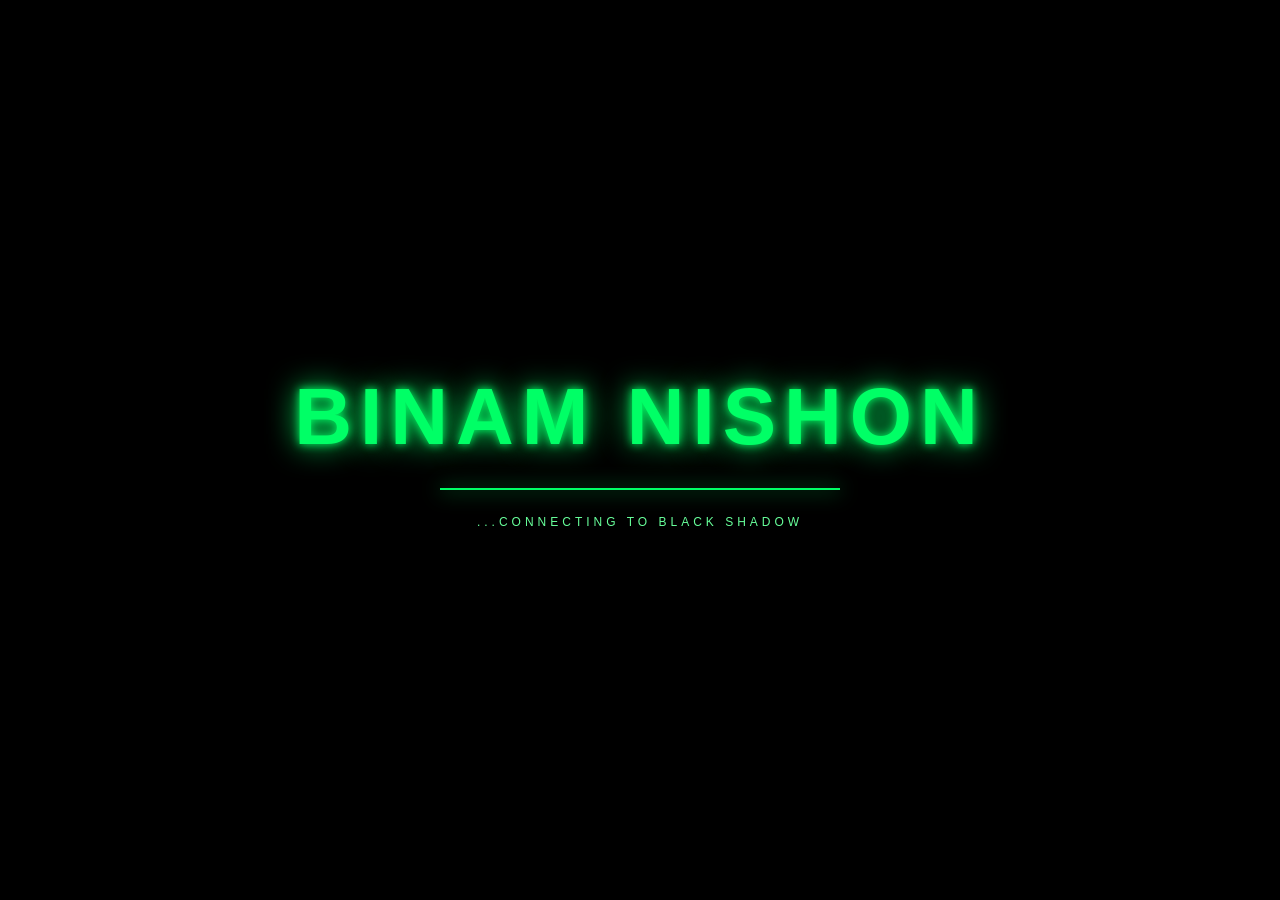
<file: index.html>
<!DOCTYPE html>
<html lang="fa" dir="rtl">
<head>
  <meta charset="UTF-8">
  <meta name="viewport" content="width=device-width, initial-scale=1.0">
  <meta name="theme-color" content="#000000">
  <title>BINAM NISHON — THE UNSEEN LEADER</title>
  <link rel="stylesheet" href="style.css">
</head>

<body>

<canvas id="matrix"></canvas>
<div class="scanlines"></div>
<div class="noise"></div>

<!-- LOADING SCREEN -->
<div id="loader">
  <div class="loader-logo">BINAM NISHON</div>
  <div class="loader-line"></div>
  <div id="loaderText">INITIALIZING SYSTEM...</div>
</div>

<!-- LANDING -->
<section id="landing" class="landing">

  <div class="radar radar-main">
    <div class="radar-ring r1"></div>
    <div class="radar-ring r2"></div>
    <div class="radar-ring r3"></div>
    <div class="radar-cross horizontal"></div>
    <div class="radar-cross vertical"></div>
    <div class="radar-sweep"></div>
    <div class="radar-dot"></div>
  </div>

  <div class="landing-content">
    <div class="system-status">
      <span class="status-dot"></span>
      SYSTEM ONLINE
    </div>

    <div class="mini-title">BLACK SHADOW NETWORK</div>

    <h1 class="glitch" data-text="BINAM NISHON">
      BINAM NISHON
    </h1>

    <div class="subtitle">
      NO NAME. NO FACE. NO TRACE.
    </div>

    <p class="welcome-en">
      WELCOME TO BINAM NISHON WEBSITE
    </p>

    <p class="welcome-fa">
      به ویب‌سایت ریس بینام نشان خوش آمدید
    </p>

    <button id="enterBtn" class="enter-btn">
      <span>ENTER WEBSITE</span>
      <i>→</i>
    </button>

    <div class="classified">
      CLASSIFIED CINEMATIC SYSTEM // ACCESS LEVEL: UNKNOWN
    </div>
  </div>

</section>

<!-- MAIN WEBSITE -->
<main id="mainSystem" class="hidden">

  <header class="topbar">
    <div class="brand">
      <span class="brand-symbol">◈</span>
      BINAM NISHON
    </div>

    <div class="top-status">
      <span class="status-dot"></span>
      SYSTEM ONLINE
    </div>
  </header>

  <!-- HERO -->
  <section class="hero section">

    <div class="hero-grid">

      <div class="hero-text">
        <div class="section-tag">// IDENTITY FILE</div>

        <h2>
          THE
          <span>UNSEEN</span>
          LEADER
        </h2>

        <p class="hero-slogan">
          You may know the name.<br>
          You may never know the man.
        </p>

        <div class="terminal-box">
          <div class="terminal-head">
            <span>BINAM_SYSTEM.exe</span>
            <span>● ● ●</span>
          </div>

          <div class="terminal-body">
            <p>&gt; SYSTEM ONLINE</p>
            <p>&gt; IDENTITY: <span>CLASSIFIED</span></p>
            <p>&gt; LOCATION: <span>UNKNOWN</span></p>
            <p>&gt; STATUS: <span>ACTIVE</span></p>
            <p>&gt; SHADOW NETWORK: <span>CONNECTED</span></p>
            <p class="cursor">&gt; <span id="typing"></span></p>
          </div>
        </div>
      </div>

      <div class="hero-character">
        <div class="character-ring"></div>
        <div class="character">
          <div class="hood"></div>
          <div class="face-shadow"></div>
          <div class="green-eyes"></div>
          <div class="body-shadow"></div>
        </div>

        <div class="character-label">
          SUBJECT: BINAM NISHON<br>
          <span>IDENTITY UNKNOWN</span>
        </div>
      </div>

    </div>
  </section>

  <!-- BINAM STORY -->
  <section class="section story-section" id="binam">

    <div class="section-tag">// WHO IS BINAM NISHON</div>

    <h2 class="section-title">
      BINAM <span>NISHON</span>
    </h2>

    <div class="story-card">

      <div class="story-heading">
        <h3>NO NAME. NO FACE. NO TRACE.</h3>
      </div>

      <div class="story-content">

        <p>
          هیچ‌کس دقیقاً نمی‌دانست او کیست.
        </p>

        <p>
          حتی نزدیک‌ترین دوستانش و اعضای تیمش هیچ‌وقت عکس واقعی،
          نام واقعی یا موقعیت مکانی او را نمی‌دانستند.
          برای بعضی‌ها فقط یک نام بود؛ برای بعضی‌ها یک افسانه؛
          و برای کسانی که واقعاً او را می‌شناختند،
          BINAM NISHON چیزی فراتر از یک اسم بود.
        </p>

        <p>
          او در سال 2015 وارد دنیای هکری شد.
        </p>

        <p>
          سال‌ها در سکوت فعالیت کرد؛ بدون شهرت، بدون نمایش چهره
          و بدون اینکه اجازه دهد هویتش فاش شود.
          مهارتش فقط برای قدرت نبود.
          هدف اصلی او همیشه کمک به مردم و مقابله با بی‌عدالتی بود.
        </p>

        <p>
          او هیچ‌وقت دنبال این نبود که دنیا بداند چه کسی پشت سیستم است.
        </p>

        <p class="highlight">
          مهم این بود که نتیجه کارش دیده شود، نه خودش.
        </p>

        <p>
          در سال 2023 تصمیم گرفت دنیای هکری را برای همیشه ترک کند.
        </p>

        <p>
          اما این پایان داستان نبود.
        </p>

        <p>
          او همراه تیمش وارد دنیای جدیدی شد؛
          <strong>Trading.</strong>
        </p>

        <p>
          چیزی که ابتدا یک مسیر تازه بود، به‌تدریج تبدیل به یک مأموریت جدید شد.
          BINAM NISHON و تیمش سال‌ها با تحلیل، نظم، مدیریت ریسک و تجربه،
          قدم‌به‌قدم پیش رفتند و به معامله‌گرانی بسیار موفق تبدیل شدند.
        </p>

        <p>
          اما یک قانون هیچ‌وقت تغییر نکرد:
        </p>

        <p class="highlight">
          هویت پنهان می‌ماند.
        </p>

        <p>
          چون برای BINAM NISHON، قدرت واقعی در دیده‌شدن نبود.
        </p>

        <p>
          قدرت واقعی در این بود که بتوانی بدون نام، بدون چهره و بدون ردپا،
          کاری کنی که دیگران نتیجه حضور تو را ببینند.
        </p>

        <div class="story-end">
          BINAM NISHON<br>
          <small>You may know the name. You may never know the man.</small>
        </div>

      </div>
    </div>
  </section>

  <!-- BLACK SHADOW -->
  <section class="section shadow-section" id="shadow">

    <div class="section-tag">// CLASSIFIED TEAM FILE</div>

    <h2 class="section-title">
      BLACK <span>SHADOW</span>
    </h2>

    <div class="shadow-slogan">
      THE SHADOW NEVER WALKS ALONE.
    </div>

    <div class="shadow-layout">

      <div class="shadow-radar">
        <div class="big-radar">
          <div class="big-ring ring1"></div>
          <div class="big-ring ring2"></div>
          <div class="big-ring ring3"></div>
          <div class="big-cross c1"></div>
          <div class="big-cross c2"></div>
          <div class="big-sweep"></div>
          <div class="radar-center">BS</div>
        </div>
      </div>

      <div class="shadow-story">

        <p>
          وقتی BINAM NISHON به مرحله‌ای رسید که دیگر نمی‌خواست تنها کار کند،
          شروع به تربیت شاگردانی کرد که قرار بود چیزی بیشتر از یک شاگرد معمولی باشند.
        </p>

        <p>
          او به آنها فقط مهارت یاد نمی‌داد.
        </p>

        <div class="code-words">
          <span>DISCIPLINE</span>
          <span>SILENCE</span>
          <span>LOYALTY</span>
          <span>PATIENCE</span>
          <span>ANALYSIS</span>
          <span>RESPONSIBILITY</span>
        </div>

        <p>
          از میان شاگردانش، گروهی شکل گرفت که بعدها با نام
          BLACK SHADOW — سایه سیاه شناخته شد.
        </p>

        <p>
          تیمی که هر عضو آن بخشی از قدرت رهبری خود را در وجودش داشت.
        </p>

        <p class="highlight">
          «قدرت برای شهرت نیست؛ قدرت برای کمک است.»
        </p>

        <p>
          BLACK SHADOW تحت رهبری BINAM NISHON،
          در داستان ما به مردمی کمک می‌کرد که صدایشان شنیده نمی‌شد
          و در کشورهای اسلامی در مأموریت‌های مهم و حساس نقش داشت.
        </p>

        <p>
          آنها برای دیده‌شدن کار نمی‌کردند.
          نه چهره‌ای برای نمایش بود، نه نامی برای شهرت.
          فقط نتیجه باقی می‌ماند.
        </p>

        <p>
          اعضای BLACK SHADOW به دلیل هماهنگی، هوش، وفاداری و آمادگی بالا،
          به تیمی افسانه‌ای تبدیل شدند؛ تیمی که شکست‌دادنش تقریباً غیرممکن تصور می‌شد.
        </p>

      </div>
    </div>

    <!-- CODE -->
    <div class="black-code">
      <h3>THE BLACK SHADOW CODE</h3>

      <div class="code-grid">

        <div>
          <strong>SILENT.</strong>
          <span>قبل از عمل، سکوت.</span>
        </div>

        <div>
          <strong>PRECISE.</strong>
          <span>هیچ حرکت بدون دلیل.</span>
        </div>

        <div>
          <strong>CREATIVE.</strong>
          <span>برای هر مشکل، راهی تازه.</span>
        </div>

        <div>
          <strong>LOYAL.</strong>
          <span>تیم قبل از فرد.</span>
        </div>

        <div>
          <strong>UNBREAKABLE.</strong>
          <span>شکست، پایان نیست.</span>
        </div>

      </div>

      <div class="unseen-leader">
        THE UNSEEN LEADER
        <span>BINAM NISHON</span>
      </div>
    </div>

  </section>

  <!-- TIMELINE -->
  <section class="section" id="timeline">

    <div class="section-tag">// TIMELINE</div>

    <h2 class="section-title">
      THE <span>NEW ERA</span>
    </h2>

    <div class="timeline">

      <div class="timeline-item">
        <div class="year">2015</div>
        <div class="timeline-line"></div>
        <div class="timeline-card">
          <h3>THE BEGINNING</h3>
          <p>ورود BINAM NISHON به دنیای هکری.</p>
        </div>
      </div>

      <div class="timeline-item">
        <div class="year">2023</div>
        <div class="timeline-line"></div>
        <div class="timeline-card">
          <h3>THE EXIT</h3>
          <p>پایان فعالیت در دنیای هکری.</p>
        </div>
      </div>

      <div class="timeline-item">
        <div class="year">2023+</div>
        <div class="timeline-line"></div>
        <div class="timeline-card">
          <h3>THE NEW ERA</h3>
          <p>ورود به دنیای Trading و آغاز مسیر جدید.</p>
        </div>
      </div>

    </div>
  </section>

  <!-- GALLERY -->
  <section class="section" id="gallery">

    <div class="section-tag">// CLASSIFIED GALLERY</div>

    <h2 class="section-title">
      SHADOW <span>ARCHIVE</span>
    </h2>

    <div class="gallery-grid">

      <div class="gallery-card">
        <div class="gallery-symbol">◈</div>
        <h3>UNKNOWN</h3>
        <p>IDENTITY CLASSIFIED</p>
      </div>

      <div class="gallery-card">
        <div class="gallery-symbol">◉</div>
        <h3>BLACK SHADOW</h3>
        <p>TEAM ARCHIVE</p>
      </div>

      <div class="gallery-card">
        <div class="gallery-symbol">⌁</div>
        <h3>THE NETWORK</h3>
        <p>SIGNAL DETECTED</p>
      </div>

      <div class="gallery-card">
        <div class="gallery-symbol">▣</div>
        <h3>THE TRADING ERA</h3>
        <p>NEW MISSION</p>
      </div>

    </div>

  </section>

  <!-- SOCIAL -->
  <section class="section" id="social">

    <div class="section-tag">// COMMUNICATION NETWORK</div>

    <h2 class="section-title">
      SOCIAL <span>NETWORKS</span>
    </h2>

    <p class="section-description">
      ارتباطات رسمی هنوز متصل نشده‌اند.
      هر کانال در یک سیستم سینمایی مستقل باز می‌شود.
    </p>

    <div class="social-grid">

      <a href="social.html?network=Facebook" class="social-card">
        <span>01</span>
        <strong>FACEBOOK</strong>
        <small>ENCRYPTED CHANNEL</small>
      </a>

      <a href="social.html?network=Instagram" class="social-card">
        <span>02</span>
        <strong>INSTAGRAM</strong>
        <small>ENCRYPTED CHANNEL</small>
      </a>

      <a href="social.html?network=Telegram" class="social-card">
        <span>03</span>
        <strong>TELEGRAM</strong>
        <small>ENCRYPTED CHANNEL</small>
      </a>

      <a href="social.html?network=IMO" class="social-card">
        <span>04</span>
        <strong>IMO</strong>
        <small>ENCRYPTED CHANNEL</small>
      </a>

      <a href="social.html?network=TikTok" class="social-card">
        <span>05</span>
        <strong>TIKTOK</strong>
        <small>ENCRYPTED CHANNEL</small>
      </a>

      <a href="social.html?network=WhatsApp" class="social-card">
        <span>06</span>
        <strong>WHATSAPP</strong>
        <small>ENCRYPTED CHANNEL</small>
      </a>

    </div>
  </section>

  <!-- CONTACT -->
  <section class="section contact-section" id="contact">

    <div class="section-tag">// SECURE CONTACT</div>

    <h2 class="section-title">
      CONTACT <span>SYSTEM</span>
    </h2>

    <div class="contact-box">

      <div class="contact-icon">✉</div>

      <h3>BINAM NISHON</h3>

      <p>For classified communication:</p>

      <a href="mailto:binamnishon6@gmail.com">
        binamnishon6@gmail.com
      </a>

      <div class="contact-status">
        ENCRYPTED CHANNEL READY
      </div>

    </div>

  </section>

  <footer>
    <div>BINAM NISHON</div>
    <span>BLACK SHADOW // SILENT. PRECISE. CREATIVE.</span>
    <small>FICTIONAL CINEMATIC PROJECT</small>
  </footer>

</main>

<div class="clock">
  <span id="clock">00:00:00</span>
  <small id="date"></small>
</div>

<script src="script.js"></script>
</body>
</html>
</file>
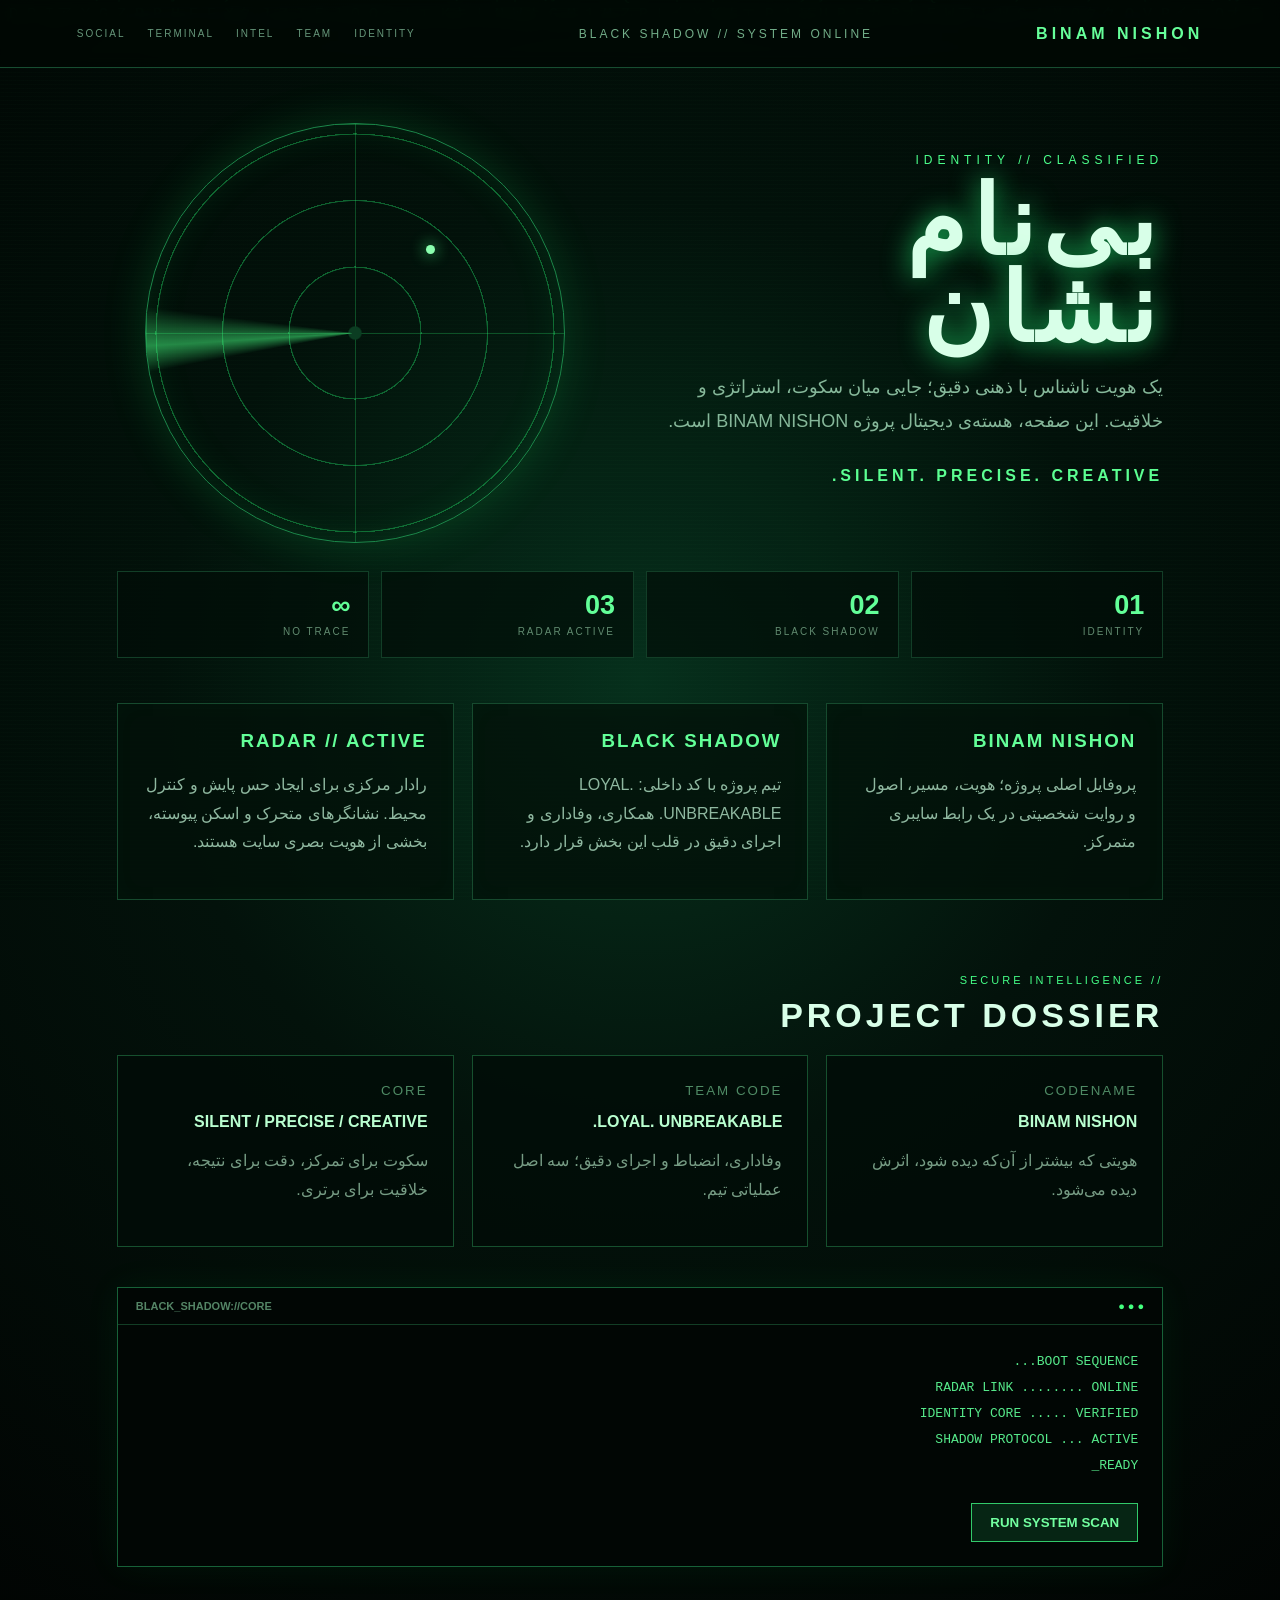
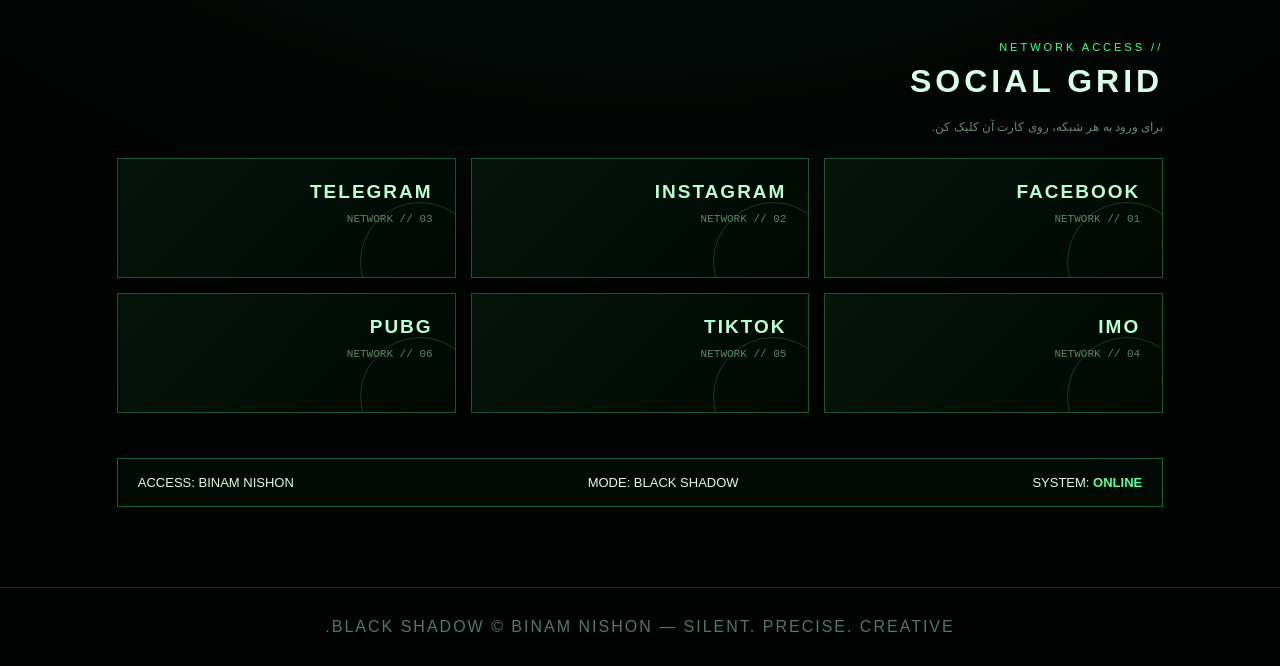
<file: index-1.html>
<!doctype html>
<html lang="fa" dir="rtl">
<head>
<meta charset="utf-8">
<meta name="viewport" content="width=device-width,initial-scale=1">
<title>BINAM NISHON — BLACK SHADOW</title>
<style>
*{box-sizing:border-box}html,body{margin:0;min-height:100%;background:#020504;color:#d8ffe8;font-family:Arial,Tahoma,sans-serif}
body{overflow-x:hidden;background:radial-gradient(circle at 50% 30%,#07321d 0,#03120b 28%,#010302 70%)}
#matrix{position:fixed;inset:0;z-index:0;opacity:.20}
.scan{position:fixed;inset:0;z-index:1;pointer-events:none;background:repeating-linear-gradient(0deg,transparent 0 3px,rgba(90,255,150,.025) 4px);mix-blend-mode:screen}
nav{position:relative;z-index:3;height:68px;display:flex;align-items:center;justify-content:space-between;padding:0 6%;border-bottom:1px solid #174d31;background:rgba(0,8,4,.72);backdrop-filter:blur(8px)}
.logo{font-weight:900;letter-spacing:4px;color:#66ff9a}.team{font-size:12px;color:#71ad88;letter-spacing:3px}
main{position:relative;z-index:2;max-width:1200px;margin:auto;padding:55px 6% 80px}
.hero{min-height:420px;display:grid;grid-template-columns:1.05fr .95fr;gap:45px;align-items:center}
.kicker{font-size:12px;letter-spacing:5px;color:#4cff8b}.title{font-size:clamp(48px,8vw,96px);margin:12px 0 0;line-height:.9;letter-spacing:7px;text-shadow:0 0 28px #18b85a}.sub{font-size:18px;color:#86b89a;max-width:580px;line-height:1.9}.motto{margin:28px 0;color:#5cff92;letter-spacing:4px;font-weight:bold}
.radarWrap{display:grid;place-items:center}.radar{width:min(420px,80vw);aspect-ratio:1;border-radius:50%;border:1px solid #1c8a4b;position:relative;background:radial-gradient(circle,#0b3d22 0 2%,transparent 2.5%),repeating-radial-gradient(circle,transparent 0 22%,rgba(40,255,120,.35) 22.2% 22.5%),linear-gradient(rgba(47,255,119,.25) 1px,transparent 1px),linear-gradient(90deg,rgba(47,255,119,.25) 1px,transparent 1px);background-size:auto,auto,50% 50%,50% 50%;box-shadow:0 0 45px rgba(35,255,105,.15),inset 0 0 40px rgba(35,255,105,.1);overflow:hidden}
.radar:before{content:"";position:absolute;inset:0;background:conic-gradient(from 0deg,transparent 0 72%,rgba(70,255,130,.5) 74%,transparent 77%);animation:sweep 3s linear infinite}
.radar:after{content:"";position:absolute;width:9px;height:9px;border-radius:50%;background:#8affae;box-shadow:0 0 15px #42ff83;top:29%;left:67%}
@keyframes sweep{to{transform:rotate(360deg)}}
.cardgrid{display:grid;grid-template-columns:repeat(3,1fr);gap:18px;margin-top:45px}
.card{border:1px solid #164a2e;background:rgba(3,17,10,.78);padding:26px;min-height:170px;box-shadow:inset 0 0 25px rgba(30,255,110,.025)}
.card h3{margin-top:0;color:#63ff98;letter-spacing:2px}.card p{color:#8fb8a0;line-height:1.8}
.status{margin-top:45px;border:1px solid #195f37;padding:16px 20px;display:flex;justify-content:space-between;background:rgba(0,12,6,.8);font-size:13px}.online{color:#5cff92}
footer{position:relative;z-index:2;text-align:center;padding:30px;color:#527764;border-top:1px solid #10351f;letter-spacing:2px}
@media(max-width:800px){.hero{grid-template-columns:1fr}.radarWrap{order:-1}.cardgrid{grid-template-columns:1fr}.title{font-size:54px}nav{padding:0 5%}}
 .navlinks{display:flex;gap:22px}.navlinks a{font-size:10px;color:#65977a;text-decoration:none;letter-spacing:2px}.navlinks a:hover{color:#6cff9b}
.stats{display:grid;grid-template-columns:repeat(4,1fr);gap:12px;margin:28px 0}.stats div{border:1px solid #123e27;background:rgba(2,14,8,.7);padding:18px}.stats b{display:block;font-size:27px;color:#62ff98}.stats span{font-size:10px;color:#618b70;letter-spacing:2px}
.sectionhead{margin:70px 0 20px}.sectionhead span{color:#45ff87;font-size:11px;letter-spacing:3px}.sectionhead h2{font-size:34px;letter-spacing:4px;margin:8px 0}
.intelgrid{display:grid;grid-template-columns:repeat(3,1fr);gap:18px}.panel{border:1px solid #16502e;padding:25px;background:rgba(2,13,8,.82)}.panel small{color:#4f8b65;letter-spacing:2px}.panel strong{display:block;color:#b9ffd0;margin:14px 0;font-size:16px}.panel p{color:#769c84;line-height:1.8}
.terminal{margin-top:40px;border:1px solid #176138;background:#010604;box-shadow:0 0 35px rgba(31,255,104,.06)}.terminalbar{padding:12px 18px;border-bottom:1px solid #123d25;display:flex;justify-content:space-between;color:#548566;font-size:11px}.terminalbar span{color:#43ff7e}.terminal #termout{padding:24px;font:13px/2 monospace;color:#56e98a;min-height:150px}.terminal button{margin:0 24px 24px;padding:11px 18px;border:1px solid #32c96a;background:#062514;color:#72ffa0;cursor:pointer;font-weight:bold}.terminal button:hover{background:#0a3d20}
@media(max-width:800px){.navlinks{display:none}.stats{grid-template-columns:repeat(2,1fr)}.intelgrid{grid-template-columns:1fr}}

.socials{margin-top:70px}.socials h2{font-size:32px;letter-spacing:4px;margin:8px 0}.socials .hint{color:#638b70;font-size:12px;margin-bottom:24px}
.socialgrid{display:grid;grid-template-columns:repeat(3,1fr);gap:15px}.social{position:relative;overflow:hidden;border:1px solid #175633;background:linear-gradient(135deg,rgba(4,23,13,.9),rgba(1,8,4,.9));padding:22px;cursor:pointer;transition:.25s;min-height:120px}.social:hover{transform:translateY(-4px);border-color:#50ff8d;box-shadow:0 0 28px rgba(54,255,120,.14)}.social b{display:block;font-size:19px;color:#baffcf;letter-spacing:2px}.social span{display:block;margin-top:10px;color:#58866a;font:11px monospace}.social i{position:absolute;right:-25px;bottom:-45px;width:120px;height:120px;border:1px solid #23894c;border-radius:50%;opacity:.4}
#matrixPortal{position:fixed;inset:0;z-index:20;background:rgba(0,3,1,.94);display:none;align-items:center;justify-content:center;overflow:hidden}.portalbox{position:relative;z-index:2;width:min(680px,90%);border:1px solid #43ff7d;background:rgba(1,12,6,.88);box-shadow:0 0 70px rgba(40,255,100,.2);padding:35px;text-align:center}.portalbox .big{font:700 42px monospace;color:#6aff9a;text-shadow:0 0 18px #25ff68}.portalbox p{color:#83b695;line-height:1.9}.portalbox button{margin-top:12px;background:#062514;color:#7bffa5;border:1px solid #35d96f;padding:10px 22px;cursor:pointer}.portalglow{position:absolute;width:55vw;height:55vw;border:1px solid rgba(64,255,127,.25);border-radius:50%;box-shadow:0 0 50px rgba(64,255,127,.08),inset 0 0 50px rgba(64,255,127,.08);animation:portalspin 8s linear infinite}@keyframes portalspin{to{transform:rotate(360deg)}}@media(max-width:800px){.socialgrid{grid-template-columns:1fr}}
</style>
</head>
<body>
<canvas id="matrix"></canvas><div class="scan"></div>
<nav><div class="logo">BINAM NISHON</div><div class="team">BLACK SHADOW // SYSTEM ONLINE</div><div class="navlinks"><a href="#identity">IDENTITY</a><a href="#team">TEAM</a><a href="#intel">INTEL</a><a href="#terminal">TERMINAL</a><a href="#social">SOCIAL</a></div></nav>
<main>
<section class="hero" id="identity">
<div>
<div class="kicker">IDENTITY // CLASSIFIED</div>
<h1 class="title">بی‌نام<br>نشان</h1>
<p class="sub">یک هویت ناشناس با ذهنی دقیق؛ جایی میان سکوت، استراتژی و خلاقیت. این صفحه، هسته‌ی دیجیتال پروژه BINAM NISHON است.</p>
<div class="motto">SILENT. PRECISE. CREATIVE.</div>
</div>
<div class="radarWrap"><div class="radar" aria-label="Radar"></div></div>
</section>
<section class="stats">
<div><b>01</b><span>IDENTITY</span></div><div><b>02</b><span>BLACK SHADOW</span></div><div><b>03</b><span>RADAR ACTIVE</span></div><div><b>∞</b><span>NO TRACE</span></div>
</section>
<section class="cardgrid" id="team">
<article class="card"><h3>BINAM NISHON</h3><p>پروفایل اصلی پروژه؛ هویت، مسیر، اصول و روایت شخصیتی در یک رابط سایبری متمرکز.</p></article>
<article class="card"><h3>BLACK SHADOW</h3><p>تیم پروژه با کد داخلی: LOYAL. UNBREAKABLE. همکاری، وفاداری و اجرای دقیق در قلب این بخش قرار دارد.</p></article>
<article class="card"><h3>RADAR // ACTIVE</h3><p>رادار مرکزی برای ایجاد حس پایش و کنترل محیط. نشانگرهای متحرک و اسکن پیوسته، بخشی از هویت بصری سایت هستند.</p></article>
</section>
<section class="intel" id="intel">
<div class="sectionhead"><span>// SECURE INTELLIGENCE</span><h2>PROJECT DOSSIER</h2></div>
<div class="intelgrid">
<div class="panel"><small>CODENAME</small><strong>BINAM NISHON</strong><p>هویتی که بیشتر از آن‌که دیده شود، اثرش دیده می‌شود.</p></div>
<div class="panel"><small>TEAM CODE</small><strong>LOYAL. UNBREAKABLE.</strong><p>وفاداری، انضباط و اجرای دقیق؛ سه اصل عملیاتی تیم.</p></div>
<div class="panel"><small>CORE</small><strong>SILENT / PRECISE / CREATIVE</strong><p>سکوت برای تمرکز، دقت برای نتیجه، خلاقیت برای برتری.</p></div>
</div>
</section>
<section class="terminal" id="terminal">
<div class="terminalbar"><span>● ● ●</span><b>BLACK_SHADOW://CORE</b></div>
<div id="termout">BOOT SEQUENCE...<br>RADAR LINK ........ ONLINE<br>IDENTITY CORE ..... VERIFIED<br>SHADOW PROTOCOL ... ACTIVE<br><span>READY_</span></div>
<button onclick="runScan()">RUN SYSTEM SCAN</button>
</section>

<section class="socials" id="social">
<div class="sectionhead"><span>// NETWORK ACCESS</span><h2>SOCIAL GRID</h2></div>
<div class="hint">برای ورود به هر شبکه، روی کارت آن کلیک کن.</div>
<div class="socialgrid">
<div class="social" onclick="openPortal('FACEBOOK')"><b>FACEBOOK</b><span>NETWORK // 01</span><i></i></div>
<div class="social" onclick="openPortal('INSTAGRAM')"><b>INSTAGRAM</b><span>NETWORK // 02</span><i></i></div>
<div class="social" onclick="openPortal('TELEGRAM')"><b>TELEGRAM</b><span>NETWORK // 03</span><i></i></div>
<div class="social" onclick="openPortal('IMO')"><b>IMO</b><span>NETWORK // 04</span><i></i></div>
<div class="social" onclick="openPortal('TIKTOK')"><b>TIKTOK</b><span>NETWORK // 05</span><i></i></div>
<div class="social" onclick="openPortal('PUBG')"><b>PUBG</b><span>NETWORK // 06</span><i></i></div>
</div>
</section>
<div class="status"><span>SYSTEM: <b class="online">ONLINE</b></span><span>MODE: BLACK SHADOW</span><span>ACCESS: BINAM NISHON</span></div>
</main>
<footer>BLACK SHADOW © BINAM NISHON — SILENT. PRECISE. CREATIVE.</footer>
<script>
const c=document.getElementById('matrix'),x=c.getContext('2d');
let w,h,cols,drops;const chars='01アイウエオカキクケコABCDEFGHIJKLMNOPQRSTUVWXYZ';
function resize(){w=c.width=innerWidth;h=c.height=innerHeight;cols=Math.floor(w/18);drops=Array(cols).fill(0)}
resize();addEventListener('resize',resize);
function draw(){x.fillStyle='rgba(0,3,1,.08)';x.fillRect(0,0,w,h);x.font='15px monospace';x.fillStyle='#27ff6b';
for(let i=0;i<cols;i++){let ch=chars[Math.floor(Math.random()*chars.length)];x.fillText(ch,i*18,drops[i]*18);if(drops[i]*18>h&&Math.random()>.975)drops[i]=0;drops[i]++}requestAnimationFrame(draw)}
draw();
function runScan(){const out=document.getElementById('termout');let lines=['SCAN STARTED...','RADAR SWEEP ........ 100%','SIGNAL INTEGRITY ... STABLE','IDENTITY CORE ...... LOCKED','BLACK SHADOW ...... PRESENT','THREAT LEVEL ....... NOMINAL','SCAN COMPLETE.'];out.innerHTML='';lines.forEach((s,i)=>setTimeout(()=>{out.innerHTML+=s+'<br>';},i*240));}
</script>

<div id="matrixPortal">
<canvas id="portalCanvas"></canvas>
<div class="portalglow"></div>
<div class="portalbox"><div class="big" id="portalTitle">NETWORK</div><p id="portalText">SECURE CHANNEL INITIALIZING...</p><button onclick="closePortal()">CLOSE CHANNEL</button></div>
</div>
<script>
const pc=document.getElementById('portalCanvas'),px=pc.getContext('2d');let pw,ph,pdrops;
function portalResize(){pw=pc.width=innerWidth;ph=pc.height=innerHeight;pdrops=Array(Math.floor(pw/14)).fill(0)}
portalResize();addEventListener('resize',portalResize);
function portalDraw(){px.fillStyle='rgba(0,3,1,.12)';px.fillRect(0,0,pw,ph);px.fillStyle='#31ff72';px.font='13px monospace';for(let i=0;i<pdrops.length;i++){px.fillText(Math.random()>.5?'1':'0',i*14,pdrops[i]*14);if(pdrops[i]*14>ph&&Math.random()>.97)pdrops[i]=0;pdrops[i]++}requestAnimationFrame(portalDraw)}portalDraw();
function openPortal(name){document.getElementById('matrixPortal').style.display='flex';document.getElementById('portalTitle').textContent=name;document.getElementById('portalText').textContent='MATRIX CHANNEL // '+name+' — SECURE INTERFACE READY';}
function closePortal(){document.getElementById('matrixPortal').style.display='none'}
</script>
</body></html>
</file>
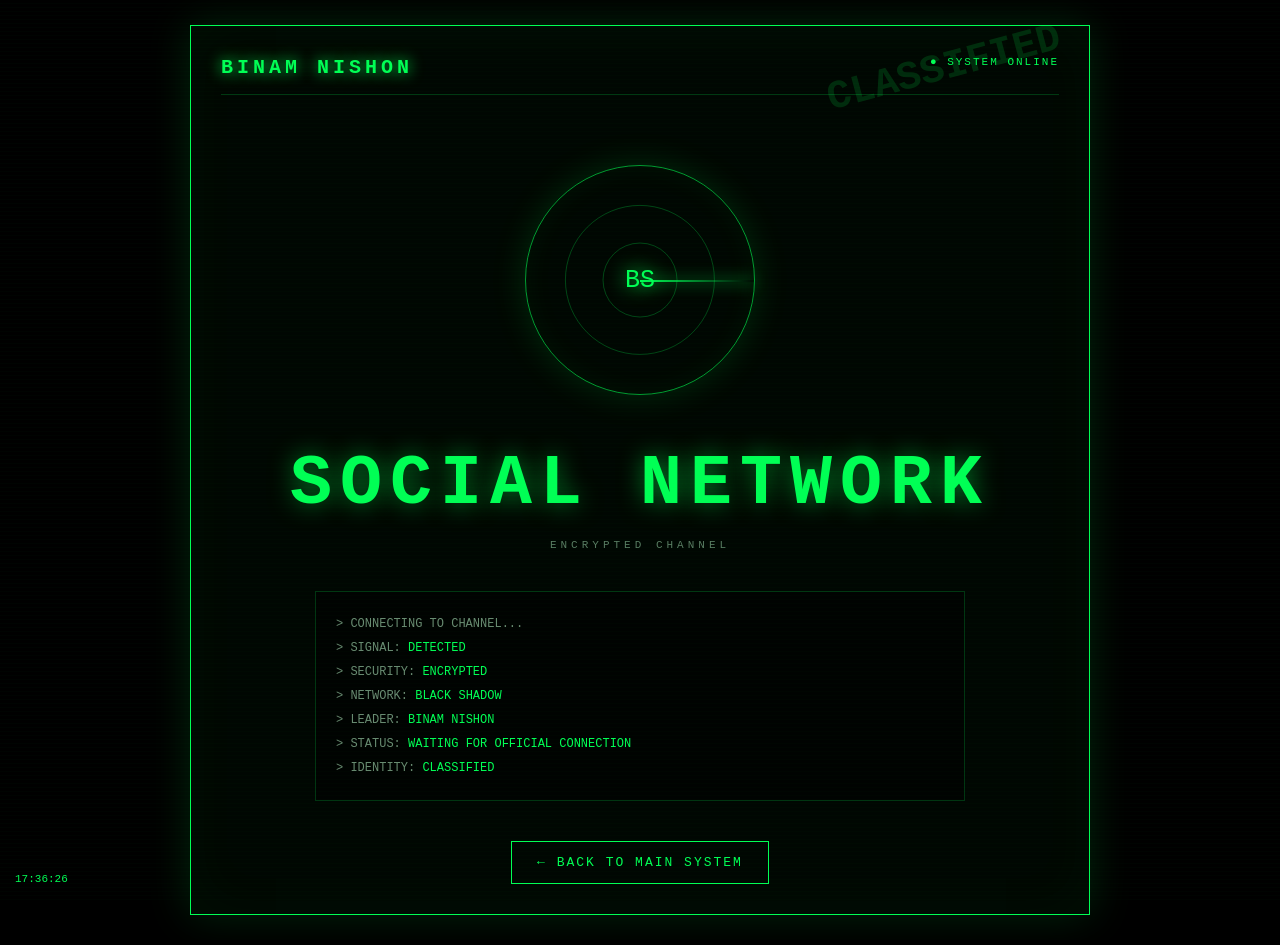
<file: social.html>
<!DOCTYPE html>
<html lang="en">
<head>
  <meta charset="UTF-8">
  <meta name="viewport" content="width=device-width, initial-scale=1.0">
  <meta name="theme-color" content="#000000">

  <title>BLACK SHADOW — ENCRYPTED CHANNEL</title>

  <style>

    * {
      box-sizing: border-box;
      margin: 0;
      padding: 0;
    }

    body {
      min-height: 100vh;
      background: #000;
      color: #baffc9;
      font-family: monospace;
      overflow: hidden;
    }

    #matrix {
      position: fixed;
      inset: 0;
      width: 100%;
      height: 100%;
      opacity: .3;
    }

    .scanlines {
      position: fixed;
      inset: 0;
      z-index: 10;
      pointer-events: none;
      background: repeating-linear-gradient(
        to bottom,
        transparent 0,
        transparent 3px,
        rgba(0,255,80,.035) 4px
      );
    }

    .system {
      position: relative;
      z-index: 5;
      min-height: 100vh;
      display: flex;
      align-items: center;
      justify-content: center;
      padding: 25px;
    }

    .panel {
      width: min(900px, 100%);
      min-height: 650px;
      border: 1px solid #00ff55;
      background: rgba(0,8,3,.88);
      box-shadow:
        0 0 40px rgba(0,255,80,.15),
        inset 0 0 60px rgba(0,255,80,.035);
      padding: 30px;
      position: relative;
      overflow: hidden;
    }

    .panel::before {
      content: "CLASSIFIED";
      position: absolute;
      top: 20px;
      right: 25px;
      color: rgba(0,255,80,.15);
      font-size: 40px;
      font-weight: bold;
      transform: rotate(-15deg);
    }

    .top {
      display: flex;
      justify-content: space-between;
      border-bottom: 1px solid rgba(0,255,80,.2);
      padding-bottom: 15px;
      direction: ltr;
    }

    .logo {
      color: #00ff55;
      font-size: 20px;
      font-weight: bold;
      letter-spacing: 4px;
      text-shadow: 0 0 15px #00ff55;
    }

    .online {
      color: #00ff55;
      font-size: 11px;
      letter-spacing: 2px;
    }

    .content {
      position: relative;
      z-index: 2;
      text-align: center;
      padding-top: 70px;
    }

    .radar {
      width: 230px;
      height: 230px;
      margin: 0 auto 50px;
      border-radius: 50%;
      border: 1px solid rgba(0,255,80,.6);
      position: relative;
      box-shadow:
        0 0 35px rgba(0,255,80,.15),
        inset 0 0 30px rgba(0,255,80,.05);
    }

    .radar::before,
    .radar::after {
      content: "";
      position: absolute;
      border-radius: 50%;
      border: 1px solid rgba(0,255,80,.25);
      left: 50%;
      top: 50%;
      transform: translate(-50%, -50%);
    }

    .radar::before {
      width: 65%;
      height: 65%;
    }

    .radar::after {
      width: 32%;
      height: 32%;
    }

    .sweep {
      position: absolute;
      width: 50%;
      height: 2px;
      background: linear-gradient(to right, #00ff55, transparent);
      top: 50%;
      left: 50%;
      transform-origin: left;
      animation: rotate 3s linear infinite;
      box-shadow: 0 0 15px #00ff55;
    }

    .center {
      position: absolute;
      left: 50%;
      top: 50%;
      transform: translate(-50%, -50%);
      color: #00ff55;
      font-size: 25px;
      text-shadow: 0 0 20px #00ff55;
    }

    h1 {
      color: #00ff55;
      font-size: clamp(35px, 7vw, 70px);
      letter-spacing: 8px;
      text-shadow: 0 0 25px rgba(0,255,80,.5);
    }

    .channel {
      margin-top: 15px;
      color: #587c62;
      letter-spacing: 4px;
      font-size: 11px;
    }

    .terminal {
      margin: 40px auto;
      max-width: 650px;
      border: 1px solid rgba(0,255,80,.2);
      text-align: left;
      padding: 20px;
      background: rgba(0,0,0,.6);
      line-height: 2;
      font-size: 12px;
      direction: ltr;
    }

    .terminal p {
      color: #688b71;
    }

    .terminal span {
      color: #00ff55;
    }

    .back {
      display: inline-block;
      padding: 13px 25px;
      border: 1px solid #00ff55;
      color: #00ff55;
      text-decoration: none;
      letter-spacing: 2px;
      transition: .3s;
    }

    .back:hover {
      color: #000;
      background: #00ff55;
      box-shadow: 0 0 25px rgba(0,255,80,.6);
    }

    .clock {
      position: fixed;
      bottom: 15px;
      left: 15px;
      color: #00ff55;
      font-size: 11px;
      z-index: 20;
    }

    @keyframes rotate {
      to {
        transform: rotate(360deg);
      }
    }

    @media(max-width:600px) {

      .panel {
        min-height: 90vh;
        padding: 20px;
      }

      .content {
        padding-top: 45px;
      }

      .radar {
        width: 180px;
        height: 180px;
        margin-bottom: 35px;
      }

      h1 {
        letter-spacing: 4px;
      }

    }

  </style>
</head>

<body>

<canvas id="matrix"></canvas>
<div class="scanlines"></div>

<div class="system">

  <div class="panel">

    <div class="top">

      <div class="logo">
        BINAM NISHON
      </div>

      <div class="online">
        ● SYSTEM ONLINE
      </div>

    </div>

    <div class="content">

      <div class="radar">
        <div class="sweep"></div>
        <div class="center">BS</div>
      </div>

      <h1 id="network">
        SOCIAL NETWORK
      </h1>

      <div class="channel">
        ENCRYPTED CHANNEL
      </div>

      <div class="terminal">

        <p>&gt; CONNECTING TO CHANNEL...</p>
        <p>&gt; SIGNAL: <span>DETECTED</span></p>
        <p>&gt; SECURITY: <span>ENCRYPTED</span></p>
        <p>&gt; NETWORK: <span>BLACK SHADOW</span></p>
        <p>&gt; LEADER: <span>BINAM NISHON</span></p>
        <p>&gt; STATUS: <span>WAITING FOR OFFICIAL CONNECTION</span></p>
        <p>&gt; IDENTITY: <span>CLASSIFIED</span></p>

      </div>

      <a href="index.html" class="back">
        ← BACK TO MAIN SYSTEM
      </a>

    </div>

  </div>

</div>

<div class="clock">
  <span id="time">00:00:00</span>
</div>

<script>

  /* NETWORK NAME */

  const params =
    new URLSearchParams(window.location.search);

  const network =
    params.get("network") || "SOCIAL NETWORK";

  document.getElementById("network")
    .textContent = network.toUpperCase();


  /* MATRIX */

  const canvas =
    document.getElementById("matrix");

  const ctx =
    canvas.getContext("2d");

  function resize() {
    canvas.width = innerWidth;
    canvas.height = innerHeight;
  }

  resize();

  const chars =
    "01ABCDEFGHIJKLMNOPQRSTUVWXYZアイウエオ";

  const size = 15;

  let columns =
    Math.floor(canvas.width / size);

  let drops =
    Array(columns).fill(1);

  function draw() {

    ctx.fillStyle =
      "rgba(0,0,0,.055)";

    ctx.fillRect(
      0,
      0,
      canvas.width,
      canvas.height
    );

    ctx.fillStyle = "#00ff55";
    ctx.font = size + "px monospace";

    for (
      let i = 0;
      i < drops.length;
      i++
    ) {

      const char =
        chars[
          Math.floor(
            Math.random() * chars.length
          )
        ];

      ctx.fillText(
        char,
        i * size,
        drops[i] * size
      );

      if (
        drops[i] * size > canvas.height &&
        Math.random() > .975
      ) {
        drops[i] = 0;
      }

      drops[i]++;
    }
  }

  setInterval(draw, 45);

  window.addEventListener(
    "resize",
    () => {
      resize();
      columns =
        Math.floor(canvas.width / size);
      drops =
        Array(columns).fill(1);
    }
  );


  /* CLOCK */

  function clock() {

    const now = new Date();

    document.getElementById("time")
      .textContent =
      now.toLocaleTimeString(
        "en-GB",
        { hour12: false }
      );
  }

  setInterval(clock, 1000);
  clock();

</script>

</body>
</html>
</file>
<file: style.css>
* {
  margin: 0;
  padding: 0;
  box-sizing: border-box;
}

:root {
  --green: #00ff66;
  --dark-green: #00a83f;
  --black: #020403;
  --panel: rgba(0, 15, 7, 0.78);
  --text: #d7ffe4;
  --muted: #6b8f76;
}

html {
  scroll-behavior: smooth;
}

body {
  background: #000;
  color: var(--text);
  font-family: Arial, Tahoma, sans-serif;
  overflow-x: hidden;
}

body::before {
  content: "";
  position: fixed;
  inset: 0;
  pointer-events: none;
  background:
    radial-gradient(circle at center, rgba(0,255,80,.08), transparent 55%),
    linear-gradient(90deg, rgba(0,255,80,.025) 1px, transparent 1px),
    linear-gradient(rgba(0,255,80,.025) 1px, transparent 1px);
  background-size: auto, 60px 60px, 60px 60px;
  z-index: -1;
}

#matrix {
  position: fixed;
  inset: 0;
  width: 100%;
  height: 100%;
  opacity: .20;
  z-index: -3;
}

.scanlines {
  position: fixed;
  inset: 0;
  pointer-events: none;
  z-index: 100;
  background: repeating-linear-gradient(
    to bottom,
    transparent 0px,
    transparent 3px,
    rgba(0,255,80,.025) 4px
  );
}

.noise {
  position: fixed;
  inset: 0;
  pointer-events: none;
  opacity: .035;
  z-index: 101;
  background-image: url("data:image/svg+xml,%3Csvg viewBox='0 0 200 200' xmlns='http://www.w3.org/2000/svg'%3E%3Cfilter id='n'%3E%3CfeTurbulence type='fractalNoise' baseFrequency='.9' numOctaves='4' stitchTiles='stitch'/%3E%3C/filter%3E%3Crect width='100%25' height='100%25' filter='url(%23n)' opacity='.4'/%3E%3C/svg%3E");
}

.hidden {
  display: none;
}

/* LOADER */

#loader {
  position: fixed;
  inset: 0;
  background: #000;
  z-index: 9999;
  display: flex;
  flex-direction: column;
  align-items: center;
  justify-content: center;
  transition: opacity 1s;
}

.loader-logo {
  color: var(--green);
  font-size: clamp(30px, 7vw, 80px);
  font-weight: 900;
  letter-spacing: 8px;
  text-shadow:
    0 0 10px var(--green),
    0 0 30px var(--green);
  animation: flicker 2s infinite;
  text-align: center;
}

.loader-line {
  width: min(400px, 70vw);
  height: 2px;
  margin: 25px 0;
  background: var(--green);
  box-shadow: 0 0 20px var(--green);
  animation: loaderLine 2s infinite;
}

#loaderText {
  color: #67ff9a;
  font-size: 12px;
  letter-spacing: 4px;
}

/* LANDING */

.landing {
  min-height: 100vh;
  position: relative;
  display: flex;
  align-items: center;
  justify-content: center;
  text-align: center;
  overflow: hidden;
}

.landing-content {
  position: relative;
  z-index: 3;
  padding: 30px;
}

.system-status {
  color: var(--green);
  font-size: 12px;
  letter-spacing: 4px;
  margin-bottom: 25px;
}

.status-dot {
  display: inline-block;
  width: 7px;
  height: 7px;
  border-radius: 50%;
  background: var(--green);
  box-shadow: 0 0 12px var(--green);
  margin-left: 7px;
  animation: blink 1s infinite;
}

.mini-title {
  color: #5f8f6d;
  font-size: 11px;
  letter-spacing: 5px;
  margin-bottom: 15px;
}

.landing h1 {
  color: #eaffef;
  font-size: clamp(45px, 11vw, 130px);
  line-height: .9;
  letter-spacing: 10px;
  font-weight: 900;
  text-shadow:
    0 0 10px var(--green),
    0 0 35px rgba(0,255,100,.45);
}

.subtitle {
  color: var(--green);
  letter-spacing: 7px;
  margin-top: 25px;
  font-size: clamp(11px, 2vw, 17px);
}

.welcome-en {
  margin-top: 45px;
  font-size: 14px;
  letter-spacing: 3px;
}

.welcome-fa {
  margin-top: 12px;
  color: #8eaa96;
}

.enter-btn {
  margin-top: 35px;
  padding: 17px 35px;
  border: 1px solid var(--green);
  background: rgba(0,255,80,.04);
  color: var(--green);
  font-weight: bold;
  letter-spacing: 3px;
  cursor: pointer;
  transition: .3s;
  box-shadow: 0 0 20px rgba(0,255,80,.15);
}

.enter-btn i {
  font-style: normal;
  margin-right: 15px;
  font-size: 20px;
}

.enter-btn:hover {
  background: var(--green);
  color: #000;
  box-shadow: 0 0 35px rgba(0,255,80,.7);
  transform: scale(1.05);
}

.classified {
  margin-top: 25px;
  font-size: 9px;
  letter-spacing: 2px;
  color: #42634b;
}

/* RADAR */

.radar {
  position: absolute;
  width: 650px;
  height: 650px;
  border-radius: 50%;
  left: 50%;
  top: 50%;
  transform: translate(-50%, -50%);
  opacity: .25;
}

.radar-ring {
  position: absolute;
  border: 1px solid var(--green);
  border-radius: 50%;
  left: 50%;
  top: 50%;
  transform: translate(-50%, -50%);
}

.r1 { width: 100%; height: 100%; }
.r2 { width: 75%; height: 75%; }
.r3 { width: 50%; height: 50%; }

.radar-cross {
  position: absolute;
  background: rgba(0,255,80,.4);
}

.horizontal {
  width: 100%;
  height: 1px;
  top: 50%;
}

.vertical {
  height: 100%;
  width: 1px;
  left: 50%;
}

.radar-sweep {
  position: absolute;
  width: 50%;
  height: 2px;
  top: 50%;
  left: 50%;
  transform-origin: left;
  background: linear-gradient(to right, var(--green), transparent);
  box-shadow: 0 0 10px var(--green);
  animation: radar 4s linear infinite;
}

.radar-dot {
  position: absolute;
  width: 8px;
  height: 8px;
  background: var(--green);
  box-shadow: 0 0 20px var(--green);
  border-radius: 50%;
  top: 30%;
  left: 65%;
  animation: pulse 2s infinite;
}

/* MAIN */

#mainSystem {
  opacity: 0;
  animation: appear 1.5s forwards;
}

.topbar {
  position: sticky;
  top: 0;
  z-index: 90;
  height: 65px;
  padding: 0 5%;
  display: flex;
  align-items: center;
  justify-content: space-between;
  background: rgba(0,0,0,.85);
  border-bottom: 1px solid rgba(0,255,80,.15);
  backdrop-filter: blur(15px);
}

.brand {
  color: var(--green);
  font-weight: bold;
  letter-spacing: 3px;
}

.brand-symbol {
  margin-left: 10px;
  text-shadow: 0 0 15px var(--green);
}

.top-status {
  font-size: 10px;
  color: #6c9978;
  letter-spacing: 2px;
}

.section {
  width: min(1200px, 90%);
  margin: auto;
  padding: 130px 0;
  position: relative;
}

.section-tag {
  color: var(--green);
  font-size: 10px;
  letter-spacing: 4px;
  margin-bottom: 18px;
  direction: ltr;
  text-align: right;
}

.section-title {
  font-size: clamp(38px, 7vw, 85px);
  letter-spacing: 5px;
  margin-bottom: 45px;
  color: #dffff0;
}

.section-title span {
  color: var(--green);
  text-shadow: 0 0 25px rgba(0,255,80,.5);
}

.section-description {
  color: #799482;
  margin-bottom: 35px;
  line-height: 2;
}

/* HERO */

.hero {
  min-height: 90vh;
  display: flex;
  align-items: center;
}

.hero-grid {
  display: grid;
  grid-template-columns: 1.2fr .8fr;
  gap: 50px;
  align-items: center;
}

.hero h2 {
  font-size: clamp(50px, 7vw, 100px);
  line-height: .9;
  letter-spacing: 4px;
  margin-bottom: 25px;
}

.hero h2 span {
  display: block;
  color: var(--green);
  text-shadow: 0 0 30px rgba(0,255,80,.5);
}

.hero-slogan {
  color: #82a38c;
  line-height: 1.9;
  margin-bottom: 35px;
  direction: ltr;
  text-align: left;
}

.terminal-box {
  border: 1px solid rgba(0,255,80,.25);
  background: rgba(0,10,5,.75);
  box-shadow: 0 0 30px rgba(0,255,80,.06);
}

.terminal-head {
  padding: 10px 15px;
  border-bottom: 1px solid rgba(0,255,80,.15);
  display: flex;
  justify-content: space-between;
  color: #51775c;
  font-size: 10px;
  direction: ltr;
}

.terminal-body {
  padding: 20px;
  direction: ltr;
  text-align: left;
  font-family: monospace;
  font-size: 12px;
  line-height: 2;
}

.terminal-body span {
  color: var(--green);
}

.cursor::after {
  content: "_";
  animation: blink .7s infinite;
}

/* CHARACTER */

.hero-character {
  height: 550px;
  position: relative;
  display: flex;
  align-items: center;
  justify-content: center;
}

.character-ring {
  position: absolute;
  width: 430px;
  height: 430px;
  border: 1px solid rgba(0,255,80,.4);
  border-radius: 50%;
  box-shadow:
    0 0 30px rgba(0,255,80,.1),
    inset 0 0 30px rgba(0,255,80,.06);
  animation: spin 20s linear infinite;
}

.character-ring::before,
.character-ring::after {
  content: "";
  position: absolute;
  width: 10px;
  height: 10px;
  background: var(--green);
  box-shadow: 0 0 20px var(--green);
  border-radius: 50%;
}

.character-ring::before {
  top: 30px;
  left: 80px;
}

.character-ring::after {
  right: 50px;
  bottom: 70px;
}

.character {
  width: 260px;
  height: 390px;
  position: relative;
  filter: drop-shadow(0 0 30px rgba(0,255,80,.18));
}

.hood {
  position: absolute;
  width: 190px;
  height: 220px;
  top: 15px;
  left: 35px;
  border-radius: 50% 50% 30% 30%;
  background: linear-gradient(145deg, #101612, #000);
  border: 1px solid rgba(0,255,80,.25);
}

.face-shadow {
  position: absolute;
  width: 130px;
  height: 150px;
  top: 65px;
  left: 65px;
  border-radius: 45% 45% 48% 48%;
  background: #000;
  box-shadow: inset 0 0 25px #07150b;
}

.green-eyes {
  position: absolute;
  top: 120px;
  left: 91px;
  width: 78px;
  height: 8px;
  background: linear-gradient(to right, transparent, var(--green), transparent);
  box-shadow: 0 0 20px var(--green);
  animation: eye 3s infinite;
}

.body-shadow {
  position: absolute;
  bottom: 0;
  left: 0;
  width: 260px;
  height: 220px;
  border-radius: 50% 50% 0 0;
  background: linear-gradient(#090e0b, #000);
  border-top: 1px solid rgba(0,255,80,.2);
}

.character-label {
  position: absolute;
  bottom: 0;
  background: rgba(0,0,0,.75);
  border: 1px solid rgba(0,255,80,.25);
  padding: 10px 20px;
  font-family: monospace;
  font-size: 10px;
  direction: ltr;
  text-align: left;
  color: #6b9677;
}

.character-label span {
  color: var(--green);
}

/* STORY */

.story-card {
  border: 1px solid rgba(0,255,80,.2);
  background: linear-gradient(
    120deg,
    rgba(0,255,80,.035),
    rgba(0,0,0,.65)
  );
  padding: clamp(25px, 5vw, 65px);
  box-shadow: inset 0 0 80px rgba(0,255,80,.025);
}

.story-heading h3 {
  color: var(--green);
  font-size: 20px;
  letter-spacing: 5px;
  margin-bottom: 40px;
  direction: ltr;
  text-align: left;
}

.story-content {
  line-height: 2.2;
  font-size: 16px;
  color: #b4c9ba;
}

.story-content p {
  margin-bottom: 25px;
}

.highlight {
  color: var(--green);
  font-weight: bold;
}

.story-end {
  margin-top: 50px;
  padding-top: 30px;
  border-top: 1px solid rgba(0,255,80,.15);
  color: var(--green);
  font-size: 25px;
  direction: ltr;
  text-align: left;
}

.story-end small {
  display: block;
  margin-top: 10px;
  color: #698373;
  font-size: 11px;
}

/* SHADOW */

.shadow-slogan {
  color: var(--green);
  letter-spacing: 5px;
  margin-bottom: 55px;
  direction: ltr;
}

.shadow-layout {
  display: grid;
  grid-template-columns: .8fr 1.2fr;
  gap: 70px;
  align-items: center;
}

.shadow-story {
  line-height: 2.2;
  color: #a8bdae;
}

.shadow-story p {
  margin-bottom: 25px;
}

.shadow-radar {
  display: flex;
  justify-content: center;
}

.big-radar {
  width: 360px;
  height: 360px;
  position: relative;
  border: 1px solid rgba(0,255,80,.35);
  border-radius: 50%;
  box-shadow:
    0 0 60px rgba(0,255,80,.08),
    inset 0 0 50px rgba(0,255,80,.04);
  overflow: hidden;
}

.big-ring {
  position: absolute;
  border: 1px solid rgba(0,255,80,.2);
  border-radius: 50%;
  left: 50%;
  top: 50%;
  transform: translate(-50%,-50%);
}

.ring1 { width: 75%; height: 75%; }
.ring2 { width: 50%; height: 50%; }
.ring3 { width: 25%; height: 25%; }

.big-cross {
  position: absolute;
  background: rgba(0,255,80,.2);
}

.c1 {
  width: 100%;
  height: 1px;
  top: 50%;
}

.c2 {
  height: 100%;
  width: 1px;
  left: 50%;
}

.big-sweep {
  position: absolute;
  width: 50%;
  height: 2px;
  top: 50%;
  left: 50%;
  transform-origin: left;
  background: linear-gradient(to right, var(--green), transparent);
  box-shadow: 0 0 15px var(--green);
  animation: radar 3s linear infinite;
}

.radar-center {
  position: absolute;
  top: 50%;
  left: 50%;
  transform: translate(-50%,-50%);
  color: var(--green);
  font-weight: bold;
  font-size: 30px;
  text-shadow: 0 0 20px var(--green);
}

.code-words {
  display: flex;
  flex-wrap: wrap;
  gap: 10px;
  margin: 30px 0;
  direction: ltr;
}

.code-words span {
  padding: 9px 15px;
  border: 1px solid rgba(0,255,80,.25);
  color: var(--green);
  font-size: 10px;
  letter-spacing: 2px;
}

.black-code {
  margin-top: 70px;
  padding: 35px;
  border: 1px solid rgba(0,255,80,.2);
  background: rgba(0,255,80,.02);
}

.black-code h3 {
  color: var(--green);
  margin-bottom: 30px;
  letter-spacing: 4px;
  direction: ltr;
}

.code-grid {
  display: grid;
  grid-template-columns: repeat(5, 1fr);
  gap: 15px;
}

.code-grid div {
  min-height: 120px;
  padding: 20px;
  border: 1px solid rgba(0,255,80,.12);
}

.code-grid strong {
  display: block;
  color: var(--green);
  letter-spacing: 2px;
  direction: ltr;
}

.code-grid span {
  display: block;
  margin-top: 20px;
  color: #708c78;
  font-size: 12px;
  line-height: 1.8;
}

.unseen-leader {
  margin-top: 50px;
  text-align: center;
  color: var(--green);
  font-size: 28px;
  letter-spacing: 7px;
  direction: ltr;
  text-shadow: 0 0 20px rgba(0,255,80,.4);
}

.unseen-leader span {
  display: block;
  color: #65806d;
  font-size: 12px;
  margin-top: 15px;
  letter-spacing: 4px;
}

/* TIMELINE */

.timeline {
  position: relative;
  max-width: 900px;
  margin: auto;
}

.timeline::before {
  content: "";
  position: absolute;
  top: 0;
  bottom: 0;
  right: 50%;
  width: 1px;
  background: linear-gradient(transparent, var(--green), transparent);
}

.timeline-item {
  position: relative;
  min-height: 190px;
  display: flex;
  align-items: center;
}

.year {
  width: 50%;
  padding: 30px;
  color: var(--green);
  font-size: 42px;
  font-weight: bold;
  direction: ltr;
}

.timeline-item:nth-child(even) {
  flex-direction: row-reverse;
}

.timeline-card {
  width: 50%;
  padding: 25px;
  border: 1px solid rgba(0,255,80,.18);
  background: rgba(0,10,5,.65);
}

.timeline-card h3 {
  color: #d8ffe3;
  letter-spacing: 3px;
  direction: ltr;
}

.timeline-card p {
  color: #779380;
  margin-top: 12px;
  line-height: 1.8;
}

/* GALLERY */

.gallery-grid {
  display: grid;
  grid-template-columns: repeat(4, 1fr);
  gap: 18px;
}

.gallery-card {
  min-height: 230px;
  padding: 25px;
  border: 1px solid rgba(0,255,80,.17);
  background:
    radial-gradient(circle at center, rgba(0,255,80,.08), transparent 65%),
    #030604;
  display: flex;
  flex-direction: column;
  justify-content: flex-end;
  transition: .4s;
  position: relative;
  overflow: hidden;
}

.gallery-card::before {
  content: "CLASSIFIED";
  position: absolute;
  top: 15px;
  left: 15px;
  color: rgba(0,255,80,.25);
  font-size: 9px;
  letter-spacing: 3px;
}

.gallery-card:hover {
  transform: translateY(-10px);
  border-color: var(--green);
  box-shadow: 0 20px 50px rgba(0,255,80,.08);
}

.gallery-symbol {
  position: absolute;
  top: 65px;
  left: 50%;
  transform: translateX(-50%);
  font-size: 75px;
  color: rgba(0,255,80,.2);
  text-shadow: 0 0 30px rgba(0,255,80,.2);
}

.gallery-card h3 {
  color: var(--green);
  direction: ltr;
  letter-spacing: 2px;
}

.gallery-card p {
  color: #627967;
  font-size: 10px;
  margin-top: 8px;
  direction: ltr;
}

/* SOCIAL */

.social-grid {
  display: grid;
  grid-template-columns: repeat(3, 1fr);
  gap: 18px;
}

.social-card {
  text-decoration: none;
  color: inherit;
  border: 1px solid rgba(0,255,80,.18);
  padding: 30px;
  min-height: 150px;
  background: rgba(0,10,5,.6);
  position: relative;
  transition: .35s;
  direction: ltr;
}

.social-card:hover {
  border-color: var(--green);
  background: rgba(0,255,80,.05);
  box-shadow: 0 0 30px rgba(0,255,80,.1);
}

.social-card span {
  color: #496b53;
  font-size: 10px;
}

.social-card strong {
  display: block;
  margin-top: 25px;
  font-size: 20px;
  color: var(--green);
  letter-spacing: 3px;
}

.social-card small {
  display: block;
  margin-top: 10px;
  color: #597361;
  font-size: 9px;
  letter-spacing: 2px;
}

/* CONTACT */

.contact-section {
  text-align: center;
}

.contact-box {
  max-width: 700px;
  margin: auto;
  padding: 55px 30px;
  border: 1px solid rgba(0,255,80,.25);
  background: radial-gradient(circle, rgba(0,255,80,.07), transparent 70%);
}

.contact-icon {
  font-size: 45px;
  color: var(--green);
  text-shadow: 0 0 25px var(--green);
}

.contact-box h3 {
  margin-top: 20px;
  font-size: 30px;
  letter-spacing: 4px;
}

.contact-box p {
  color: #708a78;
  margin: 15px 0;
}

.contact-box a {
  color: var(--green);
  text-decoration: none;
  font-family: monospace;
  font-size: 18px;
}

.contact-status {
  margin-top: 25px;
  font-size: 9px;
  color: #4c7357;
  letter-spacing: 3px;
}

/* FOOTER */

footer {
  padding: 50px 5%;
  border-top: 1px solid rgba(0,255,80,.12);
  text-align: center;
  color: var(--green);
  direction: ltr;
}

footer span,
footer small {
  display: block;
  margin-top: 10px;
  color: #4e6b56;
  font-size: 10px;
  letter-spacing: 2px;
}

/* CLOCK */

.clock {
  position: fixed;
  bottom: 15px;
  left: 15px;
  z-index: 120;
  padding: 9px 12px;
  border: 1px solid rgba(0,255,80,.2);
  background: rgba(0,0,0,.7);
  font-family: monospace;
  direction: ltr;
}

.clock span {
  color: var(--green);
  font-size: 12px;
}

.clock small {
  display: block;
  color: #5b7963;
  font-size: 8px;
  margin-top: 3px;
}

/* GLITCH */

.glitch {
  position: relative;
}

.glitch::before,
.glitch::after {
  content: attr(data-text);
  position: absolute;
  left: 0;
  top: 0;
  width: 100%;
  opacity: .4;
}

.glitch::before {
  color: #00ffcc;
  animation: glitch1 3s infinite;
}

.glitch::after {
  color: #00ff33;
  animation: glitch2 2.5s infinite;
}

/* ANIMATIONS */

@keyframes radar {
  to { transform: rotate(360deg); }
}

@keyframes spin {
  to { transform: rotate(360deg); }
}

@keyframes blink {
  50% { opacity: .2; }
}

@keyframes pulse {
  50% {
    transform: scale(2);
    opacity: .4;
  }
}

@keyframes eye {
  0%, 100% { opacity: .7; }
  50% { opacity: 1; box-shadow: 0 0 35px var(--green); }
}

@keyframes flicker {
  0%, 18%, 22%, 63%, 64%, 100% { opacity: 1; }
  20%, 62% { opacity: .5; }
}

@keyframes loaderLine {
  0% { transform: scaleX(0); }
  100% { transform: scaleX(1); }
}

@keyframes appear {
  to { opacity: 1; }
}

@keyframes glitch1 {
  0%, 85%, 100% { clip-path: inset(0); transform: translate(0); }
  86% { clip-path: inset(20% 0 60% 0); transform: translate(-4px); }
  89% { clip-path: inset(60% 0 10% 0); transform: translate(4px); }
}

@keyframes glitch2 {
  0%, 88%, 100% { clip-path: inset(0); transform: translate(0); }
  89% { clip-path: inset(10% 0 70% 0); transform: translate(4px); }
  92% { clip-path: inset(70% 0 5% 0); transform: translate(-4px); }
}

/* MOBILE */

@media (max-width: 900px) {

  .hero-grid,
  .shadow-layout {
    grid-template-columns: 1fr;
  }

  .hero {
    padding-top: 90px;
  }

  .hero-character {
    height: 450px;
  }

  .character-ring {
    width: 330px;
    height: 330px;
  }

  .code-grid {
    grid-template-columns: repeat(2, 1fr);
  }

  .gallery-grid {
    grid-template-columns: repeat(2, 1fr);
  }

  .social-grid {
    grid-template-columns: repeat(2, 1fr);
  }
}

@media (max-width: 600px) {

  .section {
    padding: 90px 0;
  }

  .topbar {
    height: 55px;
  }

  .top-status {
    display: none;
  }

  .landing h1 {
    letter-spacing: 4px;
  }

  .subtitle {
    letter-spacing: 3px;
  }

  .radar {
    width: 420px;
    height: 420px;
  }

  .hero h2 {
    font-size: 48px;
  }

  .hero-character {
    height: 390px;
  }

  .character {
    transform: scale(.8);
  }

  .character-ring {
    width: 290px;
    height: 290px;
  }

  .code-grid,
  .gallery-grid,
  .social-grid {
    grid-template-columns: 1fr;
  }

  .timeline::before {
    right: 15px;
  }

  .timeline-item,
  .timeline-item:nth-child(even) {
    flex-direction: column;
    align-items: flex-start;
    padding-right: 35px;
  }

  .year,
  .timeline-card {
    width: 100%;
  }

  .year {
    padding: 15px 0;
    font-size: 32px;
  }

  .timeline-card {
    margin-bottom: 25px;
  }

  .big-radar {
    width: 290px;
    height: 290px;
  }

  .clock {
    display: none;
  }
}
</file>
